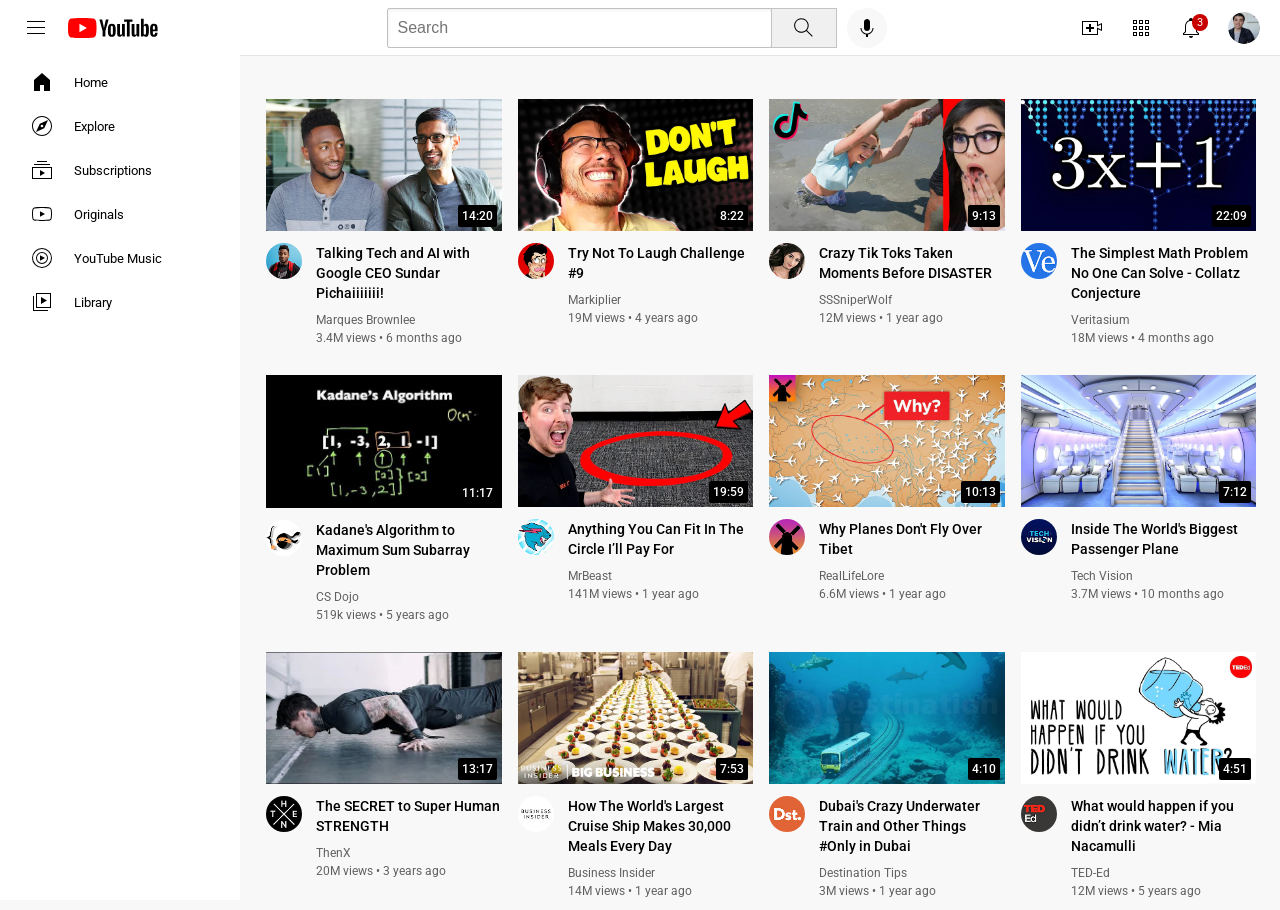
<file: index.html>
<!DOCTYPE html>
<html>
  <head>
    <title>
      Youtube.com Clone
    </title>

    <link rel="preconnect" href="https://fonts.googleapis.com">
    <link rel="preconnect" href="https://fonts.gstatic.com" crossorigin>
    <link href="https://fonts.googleapis.com/css2?family=Montserrat:ital,wght@0,100..900;1,100..900&family=Roboto:ital,wght@0,100..900;1,100..900&display=swap" rel="stylesheet">

    <link rel="stylesheet" href="styles/general.css">
    <link rel="stylesheet" href="styles/header.css">
    <link rel="stylesheet" href="styles/video.css">
    <link rel="stylesheet" href="styles/sidebar.css">
  </head>
  <body>
    <header class="header">
      <div class="left-section">
        <img class="hamburger-menu" src="icons/hamburger-menu.svg">
        <img class="youtube-logo" src="icons/youtube-logo.svg">
      </div>
      <div class="middle-section">
        <input class="search-bar" type="text" placeholder="Search">
        <button class="search-button">
          <img class="search-icon" src="icons/search.svg">
          <div class="tooltip">Search</div>
        </button>
        <!--Test comment-->
        <button class="voice-search-button">
          <img class="voice-search-icon" src="icons/voice-search-icon.svg">
          <div class="tooltip">Search with your voice</div>
        </button>
      </div>
      <div class="right-section">
        <div class="upload-icon-container">
          <img class="upload-icon" src="icons/upload.svg">
          <div class="tooltip">Create</div>
        </div>
        <div class="youtube-apps-container">
          <img class="youtube-apps-icon" src="icons/youtube-apps.svg">
          <div class="tooltip">YouTube apps</div>
        </div>
        <div class="notifications-icon-container">
         <img class="notifications-icon" src="icons/notifications.svg" >
         <div class="notifications-count">3</div>
         <div class="tooltip">Notifications</div>
        </div>
        <img class="current-user-picture" src="channel-pictures/my-channel.jpeg">
      </div>
    </header>

    <nav class="sidebar">
      <div class="sidebar-link">
        <img src="icons/home.svg">
        <div>Home</div>
      </div>
      <div class="sidebar-link">
        <img src="icons/explore.svg">
        <div>Explore</div>
      </div>
      <div class="sidebar-link">
      <img src="icons/subscriptions.svg">
        <div>Subscriptions</div>
      </div>
      <div class="sidebar-link">
        <img src="icons/originals.svg">
        <div>Originals</div>
      </div>
      <div class="sidebar-link">
        <img src="icons/youtube-music.svg">
        <div>YouTube Music</div>
      </div>
      <div class="sidebar-link">
        <img src="icons/library.svg">
        <div>Library</div>
      </div>
    </nav>

    <main>
      <a href="https://jpsolisc.github.io/YouTube-clone-website/youtube-link-test.html" target="blank">
        Link
      </a>
      <section class="video-grid">
        <div class="video-preview">
          <div class= "thumbnail-row">
            <a class="thumbnail-link-container" href="https://www.youtube.com/watch?v=n2RNcPRtAiY" target="_blank">
              <img class="thumbnail" src="thumbnails/thumbnail-1.webp">
              <div class="video-time">
                14:20
              </div>
            </a>
          </div>
          <div class="video-info-grid">
            <div class="channel-picture">
              <div class="profile-pic-container">
                <a class="profile-pic-link" href="https://www.youtube.com/c/mkbhd" target="_blank">
                  <img class="profile-pic"src="channel-pictures/channel-1.jpeg">
                </a>
                <div class="channel-tooltip">
                  <img class="channel-tooltip-profile-pic" src="channel-pictures/channel-1.jpeg">
                  <div class="channel-tooltip-text">
                    <p class="title-tooltip-text">Marques Brownlee</p>
                    <p class="info-tooltip-text">15M subscribers</p>
                  </div>
                </div>
              </div>
            </div>
            <div class="video-info">
              <a class="video-title-link" href="https://www.youtube.com/watch?v=n2RNcPRtAiY" target="_blank">
                <p class="video-title">
                  Talking Tech and AI with Google CEO Sundar Pichaiiiiiii!
                </p>
              </a>
              <p class="video-author">
              Marques Brownlee
              </p>

              <p class= "video-stats">
                3.4M views &#x2022; 6 months ago 
              </p>    
            </div>
          </div>
        </div>


        <div class="video-preview">
          <div class="thumbnail-row">
            <a class="thumbnail-link-container" href="https://www.youtube.com/watch?v=mP0RAo9SKZk" target="_blank">
              <img class="thumbnail" src="thumbnails/thumbnail-mkp.webp">
              <div class="video-time">
                8:22
              </div>
            </a>
          </div>
          <div class="video-info-grid">
            <div class="channel-picture">
              <div class="profile-pic-container">
                <a class="profile-pic-link" href="https://www.youtube.com/c/markiplier" target="_blank">
                  <img class="profile-pic" src="channel-pictures/channel-2.jpeg">
                </a>
                <div class="channel-tooltip">
                  <img class="channel-tooltip-profile-pic" src="channel-pictures/channel-2.jpeg">
                  <div class="channel-tooltip-text">
                    <p class="title-tooltip-text">Markiplier</p>
                    <p class="info-tooltip-text">38.5M subscribers</p>
                  </div>
                </div>
              </div>
            </div>
            <div class="video-info">
              <a class="video-title-link" href="https://www.youtube.com/watch?v=mP0RAo9SKZk" target=_blank>
                <p class="video-title">
                  Try Not To Laugh Challenge #9
                </p>
              </a>
              <p class="video-author">
              Markiplier
              </p>
              <p class= "video-stats">
              19M views &#x2022; 4 years ago 
              </p>
            </div>
          </div>
        </div>

        <div class="video-preview">
          <div class= "thumbnail-row">
            <a class="thumbnail-link-container" href="https://www.youtube.com/watch?v=FgjPQQeTh1w" target="_blank">
              <img class="thumbnail" src="thumbnails/thumbnail-3.webp">
              <div class="video-time">
                9:13
              </div>
            </a>
          </div>
          <div class="video-info-grid">
            <div class="channel-picture">
              <div class="profile-pic-container">
                <a class="profile-pic-link" href="https://www.youtube.com/user/SSSniperWolf" target="_blank">
                  <img class="profile-pic"src="channel-pictures/channel-3.jpeg">
                </a>
                <div class="channel-tooltip">
                  <img class="channel-tooltip-profile-pic" src="channel-pictures/channel-3.jpeg">
                  <div class="channel-tooltip-text">
                    <p class="title-tooltip-text">SSSniperWolf</p>
                    <p class="info-tooltip-text">35M subscribers</p>
                  </div>
                </div>
              </div>
            </div>
            <div class="video-info">
              <a class="video-title-link" href="https://www.youtube.com/watch?v=FgjPQQeTh1w" target="_blank">
                <p class="video-title">
                  Crazy Tik Toks Taken Moments Before DISASTER
                </p>
              </a>
              <p class="video-author">
              SSSniperWolf 
              </p>

              <p class= "video-stats">
                12M views &#x2022; 1 year ago 
              </p>    
            </div>
          </div>
        </div>


        <div class="video-preview">
          <div class="thumbnail-row">
            <a class="thumbnail-link-container" href="https://www.youtube.com/watch?v=094y1Z2wpJg" target="_blank">
              <img class="thumbnail" src="thumbnails/thumbnail-4.webp">
              <div class="video-time">
              22:09
              </div>
            </a>
          </div>
          <div class="video-info-grid">
            <div class="channel-picture">
              <div class="profile-pic-container">
                <a class="profile-pic-link" href="https://www.youtube.com/c/veritasium" target="_blank">
                  <img class="profile-pic" src="channel-pictures/channel-4.jpeg">
                </a>
                <div class="channel-tooltip">
                  <img class="channel-tooltip-profile-pic" src="channel-pictures/channel-4.jpeg">
                  <div class="channel-tooltip-text">
                    <p class="title-tooltip-text">Veritasium</p>
                    <p class="info-tooltip-text">20.5M subscribers</p>
                  </div>
                </div>
              </div>
            </div>
            <div class="video-info">
              <a class="video-title-link" href="https://www.youtube.com/watch?v=094y1Z2wpJg" target="_blank">
                <p class="video-title">
                The Simplest Math Problem No One Can Solve - Collatz Conjecture
                </p>
              </a>
              <p class="video-author">
              Veritasium
              </p>
              <p class= "video-stats">
                18M views &#x2022; 4 months ago 
              </p>
            </div>
          </div>
        </div>

        <div class="video-preview">
          <div class= "thumbnail-row">
            <a class="thumbnail-link-container" href="https://www.youtube.com/watch?v=86CQq3pKSUw" target="_blank">
              <img class="thumbnail" src="thumbnails/thumbnail-5.webp">
              <div class="video-time">
                11:17
              </div>
            </a>
          </div>
          <div class="video-info-grid">
            <div class="channel-picture">
              <div class="profile-pic-container">
                <a class="profile-pic-link" href="https://www.youtube.com/c/CSDojo" target="_blank">
                  <img class="profile-pic" src="channel-pictures/channel-5.jpeg">
                </a>
                <div class="channel-tooltip">
                  <img class="channel-tooltip-profile-pic" src="channel-pictures/channel-5.jpeg">
                  <div class="channel-tooltip-text">
                    <p class="title-tooltip-text">CS Dojo</p>
                    <p class="info-tooltip-text">1.95M subscribers</p>
                  </div>
                </div>
              </div>
            </div>
            <div class="video-info">
              <a class="video-title-link" href="https://www.youtube.com/watch?v=86CQq3pKSUw" target="_blank">
                <p class="video-title">
                  Kadane's Algorithm to Maximum Sum Subarray Problem
                </p>
              </a>
              <p class="video-author">
                CS Dojo
              </p>

              <p class= "video-stats">
                519k views &#x2022; 5 years ago 
              </p>    
            </div>
          </div>
        </div>


        <div class="video-preview">
          <div class="thumbnail-row">
            <a class="thumbnail-link-container" href="https://www.youtube.com/watch?v=yXWw0_UfSFg" target="_blank">
              <img class="thumbnail" src="thumbnails/thumbnail-6.webp">
              <div class="video-time">
                19:59
              </div>
            </a>
          </div>
          <div class="video-info-grid">
            <div class="channel-picture">
              <div class="profile-pic-container">
                <a class="profile-pic-link" href="https://www.youtube.com/channel/UCX6OQ3DkcsbYNE6H8uQQuVA" target="_blank">
                  <img class="profile-pic" src="channel-pictures/channel-6.jpeg">
                </a>
                <div class="channel-tooltip">
                  <img class="channel-tooltip-profile-pic" src="channel-pictures/channel-6.jpeg">
                  <div class="channel-tooltip-text">
                    <p class="title-tooltip-text">MrBeast</p>
                    <p class="info-tooltip-text">473M subscribers</p>
                  </div>
                </div>
              </div>
            </div>
            <div class="video-info">
              <a class="video-title-link" href="https://www.youtube.com/watch?v=yXWw0_UfSFg" target="_blank">
                <p class="video-title">
                  Anything You Can Fit In The Circle I’ll Pay For
                </p>
              </a>
              <p class="video-author">
                MrBeast
              <p class= "video-stats">
                141M views &#x2022; 1 year ago 
              </p>
            </div>
          </div>
        </div>

        <div class="video-preview">
          <div class="thumbnail-row">
            <a class="thumbnail-link-container" href="https://www.youtube.com/watch?v=fNVa1qMbF9Y" target="_blank">
              <img class="thumbnail" src="thumbnails/thumbnail-7.webp">
              <div class="video-time">
                10:13
              </div>
            </a>
          </div>
          <div class="video-info-grid">
            <div class="channel-picture">
              <div class="profile-pic-container">
                <a class="profile-pic-link" href="https://www.youtube.com/channel/UCP5tjEmvPItGyLhmjdwP7Ww" target="_blank">
                  <img class="profile-pic" src="channel-pictures/channel-7.jpeg">
                </a>
                <div class="channel-tooltip">
                  <img class="channel-tooltip-profile-pic" src="channel-pictures/channel-7.jpeg">
                  <div class="channel-tooltip-text">
                    <p class="title-tooltip-text">RealLifeLore</p>
                    <p class="info-tooltip-text">7.92M subscribers</p>
                  </div>
                </div>
              </div>
            </div>
            <div class="video-info">
              <a class="video-title-link" href="https://www.youtube.com/watch?v=fNVa1qMbF9Y" target="_blank">
                <p class="video-title">
                  Why Planes Don't Fly Over Tibet
                </p>
              </a>
              <p class="video-author">
                RealLifeLore
              <p class= "video-stats">
                6.6M views &#x2022; 1 year ago 
              </p>
            </div>
          </div>
        </div>

        <div class="video-preview">
          <div class="thumbnail-row">
            <a class="thumbnail-link-container" href="https://www.youtube.com/watch?v=lFm4EM1juls" target="_blank">
              <img class="thumbnail" src="thumbnails/thumbnail-8.webp">
              <div class="video-time">
                7:12
              </div>
            </a>
          </div>
          <div class="video-info-grid">
            <div class="channel-picture">
              <div class="profile-pic-container">
                <a class="profile-pic-link" href="https://www.youtube.com/channel/UCHAK6CyegY22Zj2GWrcaIxg" target="_blank">
                  <img class="profile-pic" src="channel-pictures/channel-8.jpeg">
                </a>
                <div class="channel-tooltip">
                  <img class="channel-tooltip-profile-pic" src="channel-pictures/channel-8.jpeg">
                  <div class="channel-tooltip-text">
                    <p class="title-tooltip-text">Tech Vision</p>
                    <p class="info-tooltip-text">845k subscribers</p>
                  </div>
                </div>
              </div>
            </div>
            <div class="video-info">
              <a class="video-title-link" href="https://www.youtube.com/watch?v=lFm4EM1juls" target="_blank">
                <p class="video-title">
                  Inside The World's Biggest Passenger Plane
                </p>
              </a>
              <p class="video-author">
                Tech Vision
              <p class= "video-stats">
                3.7M views &#x2022; 10 months ago 
              </p>
            </div>
          </div>
        </div>

        <div class="video-preview">
          <div class="thumbnail-row">
            <a class="thumbnail-link-container" href="https://www.youtube.com/watch?v=ixmxOlcrlUc" target="_blank">
              <img class="thumbnail" src="thumbnails/thumbnail-9.webp">
              <div class="video-time">
                13:17
              </div>
            </a>
          </div>
          <div class="video-info-grid">
            <div class="channel-picture">
              <div class="profile-pic-container">
                <a class="profile-pic-link" href="https://www.youtube.com/c/OFFICIALTHENXSTUDIOS" target="_blank">
                  <img class="profile-pic" src="channel-pictures/channel-9.jpeg">
                </a>
                <div class="channel-tooltip">
                  <img class="channel-tooltip-profile-pic" src="channel-pictures/channel-9.jpeg">
                  <div class="channel-tooltip-text">
                    <p class="title-tooltip-text">ThenX</p>
                    <p class="info-tooltip-text">7.83M subscribers</p>
                  </div>
                </div>
              </div>
            </div>
            <div class="video-info">
              <a class="video-title-link" href="https://www.youtube.com/watch?v=ixmxOlcrlUc" target="_blank">
                <p class="video-title">
                  The SECRET to Super Human STRENGTH
                </p>
              </a>
              <p class="video-author">
                ThenX
              <p class= "video-stats">
                20M views &#x2022; 3 years ago 
              </p>
            </div>
          </div>
        </div>

        <div class="video-preview">
          <div class="thumbnail-row">
            <a class="thumbnail-link-container" href="https://www.youtube.com/watch?v=R2vXbFp5C9o" target="_blank">
              <img class="thumbnail" src="thumbnails/thumbnail-10.webp">
              <div class="video-time">
                7:53
              </div>
            </a>
          </div>
          <div class="video-info-grid">
            <div class="channel-picture">
              <div class="profile-pic-container">
                <a class="profile-pic-link" href="https://www.youtube.com/user/businessinsider" target="_blank">
                  <img class="profile-pic" src="channel-pictures/channel-10.jpeg">
                </a>
                <div class="channel-tooltip">
                  <img class="channel-tooltip-profile-pic" src="channel-pictures/channel-10.jpeg">
                  <div class="channel-tooltip-text">
                    <p class="title-tooltip-text">Business Insider</p>
                    <p class="info-tooltip-text">10.5M subscribers</p>
                  </div>
                </div>
              </div>
            </div>
            <div class="video-info">
              <a class="video-title-link" href="https://www.youtube.com/watch?v=R2vXbFp5C9o" target="_blank">
                <p class="video-title">
                  How The World's Largest Cruise Ship Makes 30,000 Meals Every Day
                </p>
              </a>
              <p class="video-author">
                Business Insider
              <p class= "video-stats">
                14M views &#x2022; 1 year ago 
              </p>
            </div>
          </div>
        </div>

        <div class="video-preview">
          <div class="thumbnail-row">
            <a class="thumbnail-link-container" href="https://www.youtube.com/watch?v=0nZuYyXET3s" target="_blank">
              <img class="thumbnail" src="thumbnails/thumbnail-11.webp">
              <div class="video-time">
                4:10
              </div>
            </a>
          </div>
          <div class="video-info-grid">
            <div class="channel-picture">
              <div class="profile-pic-container">
                <a class="profile-pic-link" href="https://www.youtube.com/c/Destinationtips" target="_blank">
                  <img class="profile-pic" src="channel-pictures/channel-11.jpeg">
                </a>
                <div class="channel-tooltip">
                  <img class="channel-tooltip-profile-pic" src="channel-pictures/channel-11.jpeg">
                  <div class="channel-tooltip-text">
                    <p class="title-tooltip-text">Destination Tips</p>
                    <p class="info-tooltip-text">281k subscribers</p>
                  </div>
                </div>
              </div>
            </div>
            <div class="video-info">
              <a class="video-title-link" href="https://www.youtube.com/watch?v=0nZuYyXET3s" target="_blank">
                <p class="video-title">
                  Dubai's Crazy Underwater Train and Other Things #Only in Dubai
                </p>
              </a>
              <p class="video-author">
                Destination Tips
              <p class= "video-stats">
                3M views &#x2022; 1 year ago 
              </p>
            </div>
          </div>
        </div>

        <div class="video-preview">
          <div class="thumbnail-row">
            <a class="thumbnail-link-container" href="https://www.youtube.com/watch?v=9iMGFqMmUFs" target="_blank">
              <img class="thumbnail" src="thumbnails/thumbnail-12.webp">
              <div class="video-time">
                4:51
              </div>
            </a>
          </div>
          <div class="video-info-grid">
            <div class="channel-picture">
              <div class="profile-pic-container">
                <a class="profile-pic-link" href="https://www.youtube.com/teded" target="_blank">
                  <img class="profile-pic" src="channel-pictures/channel-12.jpeg">
                </a>
                <div class="channel-tooltip">
                  <img class="channel-tooltip-profile-pic" src="channel-pictures/channel-12.jpeg">
                  <div class="channel-tooltip-text">
                    <p class="title-tooltip-text">TED-Ed</p>
                    <p class="info-tooltip-text">22.5M subscribers</p>
                  </div>
                </div>
              </div>
            </div>
            <div class="video-info">
              <a class="video-title-link" href="https://www.youtube.com/watch?v=9iMGFqMmUFs" target="_blank">
                <p class="video-title">
                  What would happen if you didn’t drink water? - Mia Nacamulli
                </p>
              </a>
              <p class="video-author">
                TED-Ed
              <p class= "video-stats">
                12M views &#x2022; 5 years ago 
              </p>
            </div>
          </div>
        </div>
      </section>
    </main>
  </body>
</html>
</file>
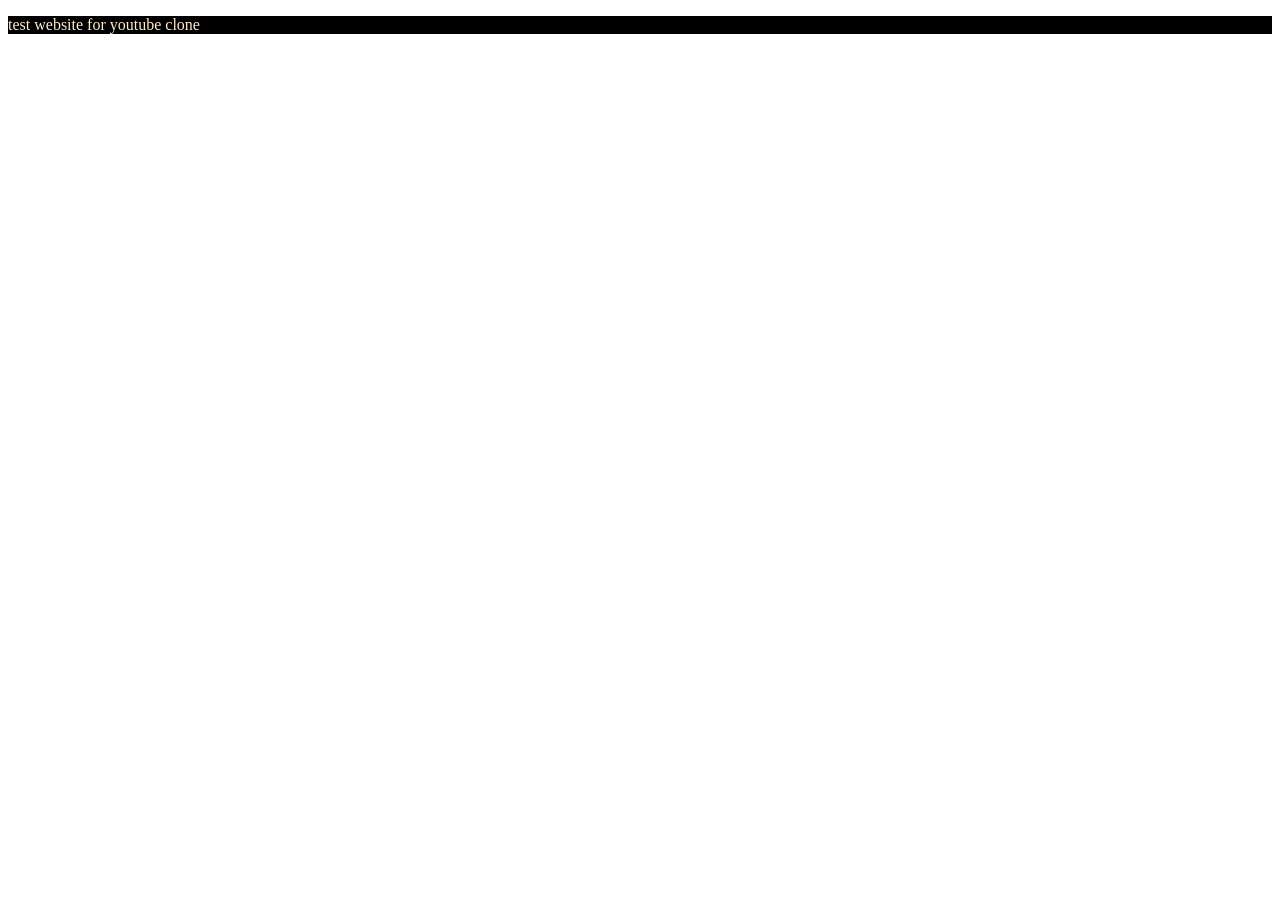
<file: youtube-link-test.html>
<!DOCTYPE html>
<html>
  <head>
    <title>Test Website</title>
    <style>
      p {
        color:blanchedalmond;
        background-color: black;
      }
    </style>
  </head>
  <body>
    <p>test website for youtube clone</p>
  </body>
</html>
</file>
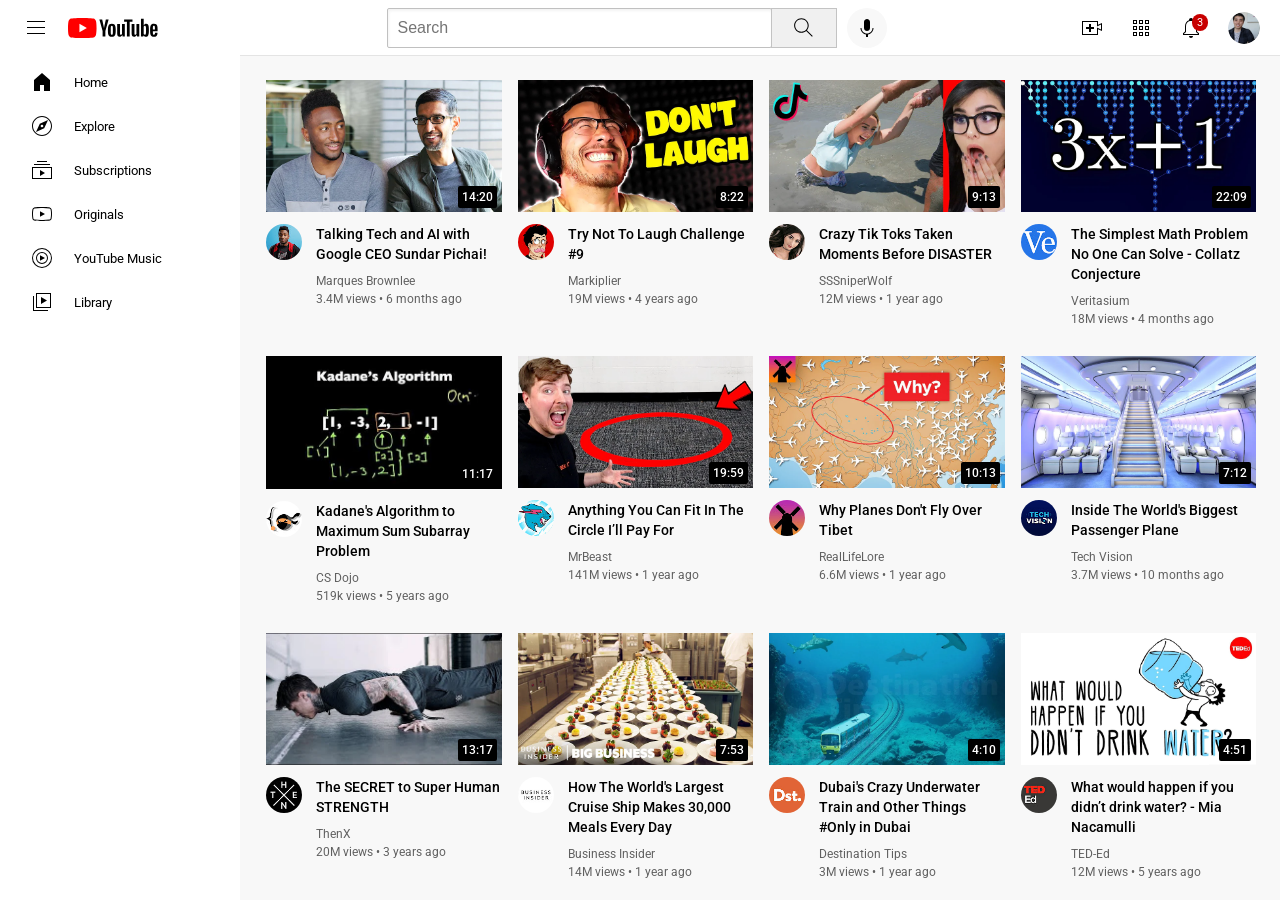
<file: youtube.html>
<!DOCTYPE html>
<html>
  <head>
    <title>
      Youtube.com Clone
    </title>

    <link rel="preconnect" href="https://fonts.googleapis.com">
    <link rel="preconnect" href="https://fonts.gstatic.com" crossorigin>
    <link href="https://fonts.googleapis.com/css2?family=Montserrat:ital,wght@0,100..900;1,100..900&family=Roboto:ital,wght@0,100..900;1,100..900&display=swap" rel="stylesheet">

    <link rel="stylesheet" href="styles/general.css">
    <link rel="stylesheet" href="styles/header.css">
    <link rel="stylesheet" href="styles/video.css">
    <link rel="stylesheet" href="styles/sidebar.css">
  </head>
  <body>
    <header class="header">
      <div class="left-section">
        <img class="hamburger-menu" src="icons/hamburger-menu.svg">
        <img class="youtube-logo" src="icons/youtube-logo.svg">
      </div>
      <div class="middle-section">
        <input class="search-bar" type="text" placeholder="Search">
        <button class="search-button">
          <img class="search-icon" src="icons/search.svg">
          <div class="tooltip" >Search</div>
        </button>
        <!--Test comment-->
        <button class="voice-search-button">
          <img class="voice-search-icon" src="icons/voice-search-icon.svg">
          <div class="tooltip" >Search with your voice</div>
        </button>
      </div>
      <div class="right-section">
        <div class="upload-icon-container">
          <img class="upload-icon" src="icons/upload.svg">
          <div class="tooltip">Create</div>
        </div>
        <div class="youtube-apps-container">
          <img class="youtube-apps-icon" src="icons/youtube-apps.svg">
          <div class="tooltip">YouTube apps</div>
        </div>
        <div class="notifications-icon-container">
         <img class="notifications-icon" src="icons/notifications.svg" >
         <div class="notifications-count">3</div>
         <div class="tooltip">Notifications</div>
        </div>
        <img class="current-user-picture" src="channel-pictures/my-channel.jpeg">
      </div>
    </header>

    <nav class="sidebar">
      <div class="sidebar-link">
        <img src="icons/home.svg">
        <div>Home</div>
      </div>
      <div class="sidebar-link">
        <img src="icons/explore.svg">
        <div>Explore</div>
      </div>
      <div class="sidebar-link">
      <img src="icons/subscriptions.svg">
        <div>Subscriptions</div>
      </div>
      <div class="sidebar-link">
        <img src="icons/originals.svg">
        <div>Originals</div>
      </div>
      <div class="sidebar-link">
        <img src="icons/youtube-music.svg">
        <div>YouTube Music</div>
      </div>
      <div class="sidebar-link">
        <img src="icons/library.svg">
        <div>Library</div>
      </div>
    </nav>

    <main>
      <section class="video-grid">
        <div class="video-preview">
          <div class= "thumbnail-row">
            <a class="thumbnail-link-container" href="https://www.youtube.com/watch?v=n2RNcPRtAiY" target="_blank">
              <img class="thumbnail" src="thumbnails/thumbnail-1.webp">
              <div class="video-time">
                14:20
              </div>
            </a>
          </div>
          <div class="video-info-grid">
            <div class="channel-picture">
              <div class="profile-pic-container">
                <a class="profile-pic-link" href="https://www.youtube.com/c/mkbhd" target="_blank">
                  <img class="profile-pic"src="channel-pictures/channel-1.jpeg">
                </a>
                <div class="channel-tooltip">
                  <img class="channel-tooltip-profile-pic" src="channel-pictures/channel-1.jpeg">
                  <div class="channel-tooltip-text">
                    <p class="title-tooltip-text">Marques Brownlee</p>
                    <p class="info-tooltip-text">15M subscribers</p>
                  </div>
                </div>
              </div>
            </div>
            <div class="video-info">
              <a class="video-title-link" href="https://www.youtube.com/watch?v=n2RNcPRtAiY" target="_blank">
                <p class="video-title">
                  Talking Tech and AI with Google CEO Sundar Pichai!
                </p>
              </a>
              <p class="video-author">
              Marques Brownlee
              </p>

              <p class= "video-stats">
                3.4M views &#x2022; 6 months ago 
              </p>    
            </div>
          </div>
        </div>


        <div class="video-preview">
          <div class="thumbnail-row">
            <a class="thumbnail-link-container" href="https://www.youtube.com/watch?v=mP0RAo9SKZk" target="_blank">
              <img class="thumbnail" src="thumbnails/thumbnail-mkp.webp">
              <div class="video-time">
                8:22
              </div>
            </a>
          </div>
          <div class="video-info-grid">
            <div class="channel-picture">
              <div class="profile-pic-container">
                <a class="profile-pic-link" href="https://www.youtube.com/c/markiplier" target="_blank">
                  <img class="profile-pic" src="channel-pictures/channel-2.jpeg">
                </a>
                <div class="channel-tooltip">
                  <img class="channel-tooltip-profile-pic" src="channel-pictures/channel-2.jpeg">
                  <div class="channel-tooltip-text">
                    <p class="title-tooltip-text">Markiplier</p>
                    <p class="info-tooltip-text">38.5M subscribers</p>
                  </div>
                </div>
              </div>
            </div>
            <div class="video-info">
              <a class="video-title-link" href="https://www.youtube.com/watch?v=mP0RAo9SKZk" target=_blank>
                <p class="video-title">
                  Try Not To Laugh Challenge #9
                </p>
              </a>
              <p class="video-author">
              Markiplier
              </p>
              <p class= "video-stats">
              19M views &#x2022; 4 years ago 
              </p>
            </div>
          </div>
        </div>

        <div class="video-preview">
          <div class= "thumbnail-row">
            <a class="thumbnail-link-container" href="https://www.youtube.com/watch?v=FgjPQQeTh1w" target="_blank">
              <img class="thumbnail" src="thumbnails/thumbnail-3.webp">
              <div class="video-time">
                9:13
              </div>
            </a>
          </div>
          <div class="video-info-grid">
            <div class="channel-picture">
              <div class="profile-pic-container">
                <a class="profile-pic-link" href="https://www.youtube.com/user/SSSniperWolf" target="_blank">
                  <img class="profile-pic"src="channel-pictures/channel-3.jpeg">
                </a>
                <div class="channel-tooltip">
                  <img class="channel-tooltip-profile-pic" src="channel-pictures/channel-3.jpeg">
                  <div class="channel-tooltip-text">
                    <p class="title-tooltip-text">SSSniperWolf</p>
                    <p class="info-tooltip-text">35M subscribers</p>
                  </div>
                </div>
              </div>
            </div>
            <div class="video-info">
              <a class="video-title-link" href="https://www.youtube.com/watch?v=FgjPQQeTh1w" target="_blank">
                <p class="video-title">
                  Crazy Tik Toks Taken Moments Before DISASTER
                </p>
              </a>
              <p class="video-author">
              SSSniperWolf 
              </p>

              <p class= "video-stats">
                12M views &#x2022; 1 year ago 
              </p>    
            </div>
          </div>
        </div>


        <div class="video-preview">
          <div class="thumbnail-row">
            <a class="thumbnail-link-container" href="https://www.youtube.com/watch?v=094y1Z2wpJg" target="_blank">
              <img class="thumbnail" src="thumbnails/thumbnail-4.webp">
              <div class="video-time">
              22:09
              </div>
            </a>
          </div>
          <div class="video-info-grid">
            <div class="channel-picture">
              <div class="profile-pic-container">
                <a class="profile-pic-link" href="https://www.youtube.com/c/veritasium" target="_blank">
                  <img class="profile-pic" src="channel-pictures/channel-4.jpeg">
                </a>
                <div class="channel-tooltip">
                  <img class="channel-tooltip-profile-pic" src="channel-pictures/channel-4.jpeg">
                  <div class="channel-tooltip-text">
                    <p class="title-tooltip-text">Veritasium</p>
                    <p class="info-tooltip-text">20.5M subscribers</p>
                  </div>
                </div>
              </div>
            </div>
            <div class="video-info">
              <a class="video-title-link" href="https://www.youtube.com/watch?v=094y1Z2wpJg" target="_blank">
                <p class="video-title">
                The Simplest Math Problem No One Can Solve - Collatz Conjecture
                </p>
              </a>
              <p class="video-author">
              Veritasium
              </p>
              <p class= "video-stats">
                18M views &#x2022; 4 months ago 
              </p>
            </div>
          </div>
        </div>

        <div class="video-preview">
          <div class= "thumbnail-row">
            <a class="thumbnail-link-container" href="https://www.youtube.com/watch?v=86CQq3pKSUw" target="_blank">
              <img class="thumbnail" src="thumbnails/thumbnail-5.webp">
              <div class="video-time">
                11:17
              </div>
            </a>
          </div>
          <div class="video-info-grid">
            <div class="channel-picture">
              <div class="profile-pic-container">
                <a class="profile-pic-link" href="https://www.youtube.com/c/CSDojo" target="_blank">
                  <img class="profile-pic" src="channel-pictures/channel-5.jpeg">
                </a>
                <div class="channel-tooltip">
                  <img class="channel-tooltip-profile-pic" src="channel-pictures/channel-5.jpeg">
                  <div class="channel-tooltip-text">
                    <p class="title-tooltip-text">CS Dojo</p>
                    <p class="info-tooltip-text">1.95M subscribers</p>
                  </div>
                </div>
              </div>
            </div>
            <div class="video-info">
              <a class="video-title-link" href="https://www.youtube.com/watch?v=86CQq3pKSUw" target="_blank">
                <p class="video-title">
                  Kadane's Algorithm to Maximum Sum Subarray Problem
                </p>
              </a>
              <p class="video-author">
                CS Dojo
              </p>

              <p class= "video-stats">
                519k views &#x2022; 5 years ago 
              </p>    
            </div>
          </div>
        </div>


        <div class="video-preview">
          <div class="thumbnail-row">
            <a class="thumbnail-link-container" href="https://www.youtube.com/watch?v=yXWw0_UfSFg" target="_blank">
              <img class="thumbnail" src="thumbnails/thumbnail-6.webp">
              <div class="video-time">
                19:59
              </div>
            </a>
          </div>
          <div class="video-info-grid">
            <div class="channel-picture">
              <div class="profile-pic-container">
                <a class="profile-pic-link" href="https://www.youtube.com/channel/UCX6OQ3DkcsbYNE6H8uQQuVA" target="_blank">
                  <img class="profile-pic" src="channel-pictures/channel-6.jpeg">
                </a>
                <div class="channel-tooltip">
                  <img class="channel-tooltip-profile-pic" src="channel-pictures/channel-6.jpeg">
                  <div class="channel-tooltip-text">
                    <p class="title-tooltip-text">MrBeast</p>
                    <p class="info-tooltip-text">473M subscribers</p>
                  </div>
                </div>
              </div>
            </div>
            <div class="video-info">
              <a class="video-title-link" href="https://www.youtube.com/watch?v=yXWw0_UfSFg" target="_blank">
                <p class="video-title">
                  Anything You Can Fit In The Circle I’ll Pay For
                </p>
              </a>
              <p class="video-author">
                MrBeast
              <p class= "video-stats">
                141M views &#x2022; 1 year ago 
              </p>
            </div>
          </div>
        </div>

        <div class="video-preview">
          <div class="thumbnail-row">
            <a class="thumbnail-link-container" href="https://www.youtube.com/watch?v=fNVa1qMbF9Y" target="_blank">
              <img class="thumbnail" src="thumbnails/thumbnail-7.webp">
              <div class="video-time">
                10:13
              </div>
            </a>
          </div>
          <div class="video-info-grid">
            <div class="channel-picture">
              <div class="profile-pic-container">
                <a class="profile-pic-link" href="https://www.youtube.com/channel/UCP5tjEmvPItGyLhmjdwP7Ww" target="_blank">
                  <img class="profile-pic" src="channel-pictures/channel-7.jpeg">
                </a>
                <div class="channel-tooltip">
                  <img class="channel-tooltip-profile-pic" src="channel-pictures/channel-7.jpeg">
                  <div class="channel-tooltip-text">
                    <p class="title-tooltip-text">RealLifeLore</p>
                    <p class="info-tooltip-text">7.92M subscribers</p>
                  </div>
                </div>
              </div>
            </div>
            <div class="video-info">
              <a class="video-title-link" href="https://www.youtube.com/watch?v=fNVa1qMbF9Y" target="_blank">
                <p class="video-title">
                  Why Planes Don't Fly Over Tibet
                </p>
              </a>
              <p class="video-author">
                RealLifeLore
              <p class= "video-stats">
                6.6M views &#x2022; 1 year ago 
              </p>
            </div>
          </div>
        </div>

        <div class="video-preview">
          <div class="thumbnail-row">
            <a class="thumbnail-link-container" href="https://www.youtube.com/watch?v=lFm4EM1juls" target="_blank">
              <img class="thumbnail" src="thumbnails/thumbnail-8.webp">
              <div class="video-time">
                7:12
              </div>
            </a>
          </div>
          <div class="video-info-grid">
            <div class="channel-picture">
              <div class="profile-pic-container">
                <a class="profile-pic-link" href="https://www.youtube.com/channel/UCHAK6CyegY22Zj2GWrcaIxg" target="_blank">
                  <img class="profile-pic" src="channel-pictures/channel-8.jpeg">
                </a>
                <div class="channel-tooltip">
                  <img class="channel-tooltip-profile-pic" src="channel-pictures/channel-8.jpeg">
                  <div class="channel-tooltip-text">
                    <p class="title-tooltip-text">Tech Vision</p>
                    <p class="info-tooltip-text">845k subscribers</p>
                  </div>
                </div>
              </div>
            </div>
            <div class="video-info">
              <a class="video-title-link" href="https://www.youtube.com/watch?v=lFm4EM1juls" target="_blank">
                <p class="video-title">
                  Inside The World's Biggest Passenger Plane
                </p>
              </a>
              <p class="video-author">
                Tech Vision
              <p class= "video-stats">
                3.7M views &#x2022; 10 months ago 
              </p>
            </div>
          </div>
        </div>

        <div class="video-preview">
          <div class="thumbnail-row">
            <a class="thumbnail-link-container" href="https://www.youtube.com/watch?v=ixmxOlcrlUc" target="_blank">
              <img class="thumbnail" src="thumbnails/thumbnail-9.webp">
              <div class="video-time">
                13:17
              </div>
            </a>
          </div>
          <div class="video-info-grid">
            <div class="channel-picture">
              <div class="profile-pic-container">
                <a class="profile-pic-link" href="https://www.youtube.com/c/OFFICIALTHENXSTUDIOS" target="_blank">
                  <img class="profile-pic" src="channel-pictures/channel-9.jpeg">
                </a>
                <div class="channel-tooltip">
                  <img class="channel-tooltip-profile-pic" src="channel-pictures/channel-9.jpeg">
                  <div class="channel-tooltip-text">
                    <p class="title-tooltip-text">ThenX</p>
                    <p class="info-tooltip-text">7.83M subscribers</p>
                  </div>
                </div>
              </div>
            </div>
            <div class="video-info">
              <a class="video-title-link" href="https://www.youtube.com/watch?v=ixmxOlcrlUc" target="_blank">
                <p class="video-title">
                  The SECRET to Super Human STRENGTH
                </p>
              </a>
              <p class="video-author">
                ThenX
              <p class= "video-stats">
                20M views &#x2022; 3 years ago 
              </p>
            </div>
          </div>
        </div>

        <div class="video-preview">
          <div class="thumbnail-row">
            <a class="thumbnail-link-container" href="https://www.youtube.com/watch?v=R2vXbFp5C9o" target="_blank">
              <img class="thumbnail" src="thumbnails/thumbnail-10.webp">
              <div class="video-time">
                7:53
              </div>
            </a>
          </div>
          <div class="video-info-grid">
            <div class="channel-picture">
              <div class="profile-pic-container">
                <a class="profile-pic-link" href="https://www.youtube.com/user/businessinsider" target="_blank">
                  <img class="profile-pic" src="channel-pictures/channel-10.jpeg">
                </a>
                <div class="channel-tooltip">
                  <img class="channel-tooltip-profile-pic" src="channel-pictures/channel-10.jpeg">
                  <div class="channel-tooltip-text">
                    <p class="title-tooltip-text">Business Insider</p>
                    <p class="info-tooltip-text">10.5M subscribers</p>
                  </div>
                </div>
              </div>
            </div>
            <div class="video-info">
              <a class="video-title-link" href="https://www.youtube.com/watch?v=R2vXbFp5C9o" target="_blank">
                <p class="video-title">
                  How The World's Largest Cruise Ship Makes 30,000 Meals Every Day
                </p>
              </a>
              <p class="video-author">
                Business Insider
              <p class= "video-stats">
                14M views &#x2022; 1 year ago 
              </p>
            </div>
          </div>
        </div>

        <div class="video-preview">
          <div class="thumbnail-row">
            <a class="thumbnail-link-container" href="https://www.youtube.com/watch?v=0nZuYyXET3s" target="_blank">
              <img class="thumbnail" src="thumbnails/thumbnail-11.webp">
              <div class="video-time">
                4:10
              </div>
            </a>
          </div>
          <div class="video-info-grid">
            <div class="channel-picture">
              <div class="profile-pic-container">
                <a class="profile-pic-link" href="https://www.youtube.com/c/Destinationtips" target="_blank">
                  <img class="profile-pic" src="channel-pictures/channel-11.jpeg">
                </a>
                <div class="channel-tooltip">
                  <img class="channel-tooltip-profile-pic" src="channel-pictures/channel-11.jpeg">
                  <div class="channel-tooltip-text">
                    <p class="title-tooltip-text">Destination Tips</p>
                    <p class="info-tooltip-text">281k subscribers</p>
                  </div>
                </div>
              </div>
            </div>
            <div class="video-info">
              <a class="video-title-link" href="https://www.youtube.com/watch?v=0nZuYyXET3s" target="_blank">
                <p class="video-title">
                  Dubai's Crazy Underwater Train and Other Things #Only in Dubai
                </p>
              </a>
              <p class="video-author">
                Destination Tips
              <p class= "video-stats">
                3M views &#x2022; 1 year ago 
              </p>
            </div>
          </div>
        </div>

        <div class="video-preview">
          <div class="thumbnail-row">
            <a class="thumbnail-link-container" href="https://www.youtube.com/watch?v=9iMGFqMmUFs" target="_blank">
              <img class="thumbnail" src="thumbnails/thumbnail-12.webp">
              <div class="video-time">
                4:51
              </div>
            </a>
          </div>
          <div class="video-info-grid">
            <div class="channel-picture">
              <div class="profile-pic-container">
                <a class="profile-pic-link" href="https://www.youtube.com/teded" target="_blank">
                  <img class="profile-pic" src="channel-pictures/channel-12.jpeg">
                </a>
                <div class="channel-tooltip">
                  <img class="channel-tooltip-profile-pic" src="channel-pictures/channel-12.jpeg">
                  <div class="channel-tooltip-text">
                    <p class="title-tooltip-text">TED-Ed</p>
                    <p class="info-tooltip-text">22.5M subscribers</p>
                  </div>
                </div>
              </div>
            </div>
            <div class="video-info">
              <a class="video-title-link" href="https://www.youtube.com/watch?v=9iMGFqMmUFs" target="_blank">
                <p class="video-title">
                  What would happen if you didn’t drink water? - Mia Nacamulli
                </p>
              </a>
              <p class="video-author">
                TED-Ed
              <p class= "video-stats">
                12M views &#x2022; 5 years ago 
              </p>
            </div>
          </div>
        </div>
      </section>
    </main>
  </body>
</html>
</file>
<file: styles/general.css>
p {
  margin-top: 0px;
  margin-bottom: 0px;
}

body {
  margin: 0px;
  padding-top: 80px; 
  padding-left: 96px;
  padding-right: 24px;
  background-color: rgb(248, 248, 248);
  font-family: roboto, arial;
  color: black;
}
</file>
<file: styles/header.css>
.header {
  height: 55px;
  position: fixed;
  top: 0px;
  left: 0px;
  right: 0px;
  background-color: white;
  display: flex;
  flex-direction: row;
  justify-content: space-between;
  border-bottom-width: 1px;
  border-bottom-style: solid;
  border-bottom-color: rgb(228, 228, 228);
  z-index: 100;
}

.left-section {
  align-items: center;
  display: flex;
}

.middle-section {
  flex: 1;
  margin-left: 70px;
  margin-right: 35px;
  max-width: 500px;
  display: flex;
  align-items: center;
}

.right-section {
  width: 180px;
  display: flex;
  align-items: center;
  justify-content: space-between;
  margin: 0px 20px 0px 0px;
  flex-shrink: 0;
}

.upload-icon {
  height: 24px;
}

.youtube-apps-icon {
  height: 24px;
}

.notifications-icon {
  height: 24px;
}

.notifications-count {
  position: absolute;
  top: -2px;
  right: -5px;
  background-color: rgb(200, 0, 0);
  color: white;
  font-family: roboto, arial;
  font-size: 11px;
  padding: 2px 5px 2px 5px; 
  border-radius: 10px;
}

.current-user-picture {
  height: 32px;
  border-radius: 16px;
}

.hamburger-menu {
  height: 24px;
  margin: 0px 20px 0px 24px
}

.youtube-logo {
  height: 20px;
}

.search-bar {
  flex: 1;
  height: 38px;
  padding: 0px 0px 0px 10px;
  font-size: 16px;
  border-radius: 2px;
  border: 1px solid rgb(192, 192, 192);
  box-shadow: inset 1px 2px 3px rgba(0, 0, 0, 0.05);
  width: 0px;
}

.search-bar::placeholder {
  font-size: 16px;
}

.search-button {
  height: 40px;
  width: 66px;
  background-color: rgb(240, 240, 240);
  border-style: solid;
  border-width: 1px;
  border-color: rgb(195, 195, 195);
  margin: 0px 10px 0px -1px;
}

.search-button,
.voice-search-button,
.upload-icon-container,
.youtube-apps-container,
.notifications-icon-container {
  position: relative;
  display: flex;
  justify-content: center;
  align-items: center;
}

.search-button .tooltip,
.voice-search-button .tooltip,
.upload-icon-container .tooltip,
.youtube-apps-container .tooltip,
.notifications-icon-container .tooltip {
  position: absolute;
  background-color: gray;
  color: white;
  padding: 5px 8px 5px 8px;
  border-radius: 2px;
  font-size: 12px;
  bottom: -30px;
  opacity: 0;
  transition: opacity .15s;
  pointer-events: none;
  white-space: nowrap;
}

.search-button:hover .tooltip,
.voice-search-button:hover .tooltip,
.upload-icon-container:hover .tooltip,
.youtube-apps-container:hover .tooltip, 
.notifications-icon-container:hover .tooltip {
  opacity: 1;
}

.search-icon {
  height: 25px;
  margin: 0px 0px 0px 0px;
}

.voice-search-button {
  height: 40px;
  width: 40px;
  border-radius: 20px;
  border-style: none;
  background-color: rgb(248, 248, 248);
}

.voice-search-icon {
  height: 24px;
  margin: 0px 0px 0px 0px;
}
</file>
<file: styles/video.css>
.thumbnail {
        width: 100%;
      }

      .video-title {
        margin-top: 0px;
        font-size: 14px;
        font-weight: 500;
        line-height: 20px;
        margin-bottom: 10px;
      }

      .video-title-link {
        font-size: 14px;
        font-weight: 500;
        line-height: 20px;
        text-decoration: none;
        color: black;
      }

      .video-info-grid {
        display: grid;
        grid-template-columns: 50px 1fr; 
      }

      .profile-pic-container {
        display:inline-block;
        position: relative;
        border-radius: 25px;
      }

      .profile-pic {
        width: 36px;
        border-radius: 50px;
        cursor: pointer;
      }

      .profile-pic-container:hover .channel-tooltip {
        opacity: 1;
        transition: opacity 0.2s;
      }

      .channel-tooltip-profile-pic {
        height: 50px;
        border-radius: 25px;
        margin: 0px 8px 0px 10px;
      }

      .channel-tooltip {
        position: absolute;
        opacity: 0;
        background-color: white;
        display: flex;
        align-items: center;
        border-radius: 7px;
        padding: 12px 17px 12px 0px;
        box-shadow: 0px 0px 9px rgb(181, 181, 181);
        pointer-events: none;
        z-index: 2;
      }

      .channel-tooltip-text {
        white-space: nowrap;
      }

      .title-tooltip-text {
        font-weight: bold;
        margin-bottom: 5px;
      }

      .info-tooltip-text {
        color: gray;
        font-size: 14px;
      }

      .thumbnail-row {
        margin-bottom: 8px;
        position: relative;
      }

      .video-author,
      .video-stats {
        font-size: 12px;
        color: rgb(96, 96, 96);
      }

      .video-author {
        margin-bottom: 4px;
      }

      .video-grid {
        display: grid;
        grid-template-columns: 1fr 1fr 1fr;
        column-gap: 16px;
        row-gap: 30px;
      }

      @media (max-width: 750px) {
        .video-grid {
          grid-template-columns: 1fr 1fr;
        }
      }

      @media (min-width: 751) and (max-width: 999px) {
        .video-grid {
          grid-template-columns: 1fr 1fr 1fr;
        }
      }

      @media (min-width: 1000px) {
        .video-grid {
          grid-template-columns: 1fr 1fr 1fr 1fr;
        }
        .video-title {
          font-size: 14px;
          line-height: 20px;
        }

        .video-author,
        .video-stats {
          font-size: 12px;
        }
      }

      .video-time {
        background-color: black;
        color: white;
        position: absolute;
        bottom: 8px;
        right: 5px;
        font-size: 12px;
        font-weight: 500;
        padding: 4px;
        border-radius: 2px;
      }
</file>
<file: styles/sidebar.css>
@media (max-width: 1200px) {
  .sidebar {
  position: fixed;
  left: 0px;
  bottom: 0px;
  top: 55px;
  width: 72px;
  background-color: white;
  z-index: 200;
  padding-top: 5px;
}

.sidebar-link {
  height: 74px;
  display: flex;
  justify-content: center;
  align-items: center;
  flex-direction: column;
}

.sidebar-link:hover {
  background-color: rgb(235, 235, 235);
  cursor: pointer;
}

.sidebar-link img {
  height: 24px;
  margin-bottom: 4px;
}

.sidebar-link div {
  font-size: 10px;
}
}

@media (min-width: 1201px) {
  .sidebar {
  position: fixed;
  left: 0px;
  bottom: 0px;
  top: 55px;
  width: 240px;
  background-color: white;
  z-index: 200;
  padding-top: 5px;
}

.sidebar-link {
  height: 44px;
  background-color: white;
  display: flex;
  justify-content: left;
  align-items: center;
  flex-direction: row;
}

.sidebar-link:hover {
  background-color: rgb(235, 235, 235);
  cursor: pointer;
}

.sidebar-link img {
  height: 24px;
  margin-bottom: 4px;
  margin-top: 4px;
  margin-right: 20px;
  align-items: center;
  margin-left: 30px;
}

.sidebar-link div {
  font-size: 13px;
}

.video-grid {
  margin-left: 170px;
}
}
</file>
